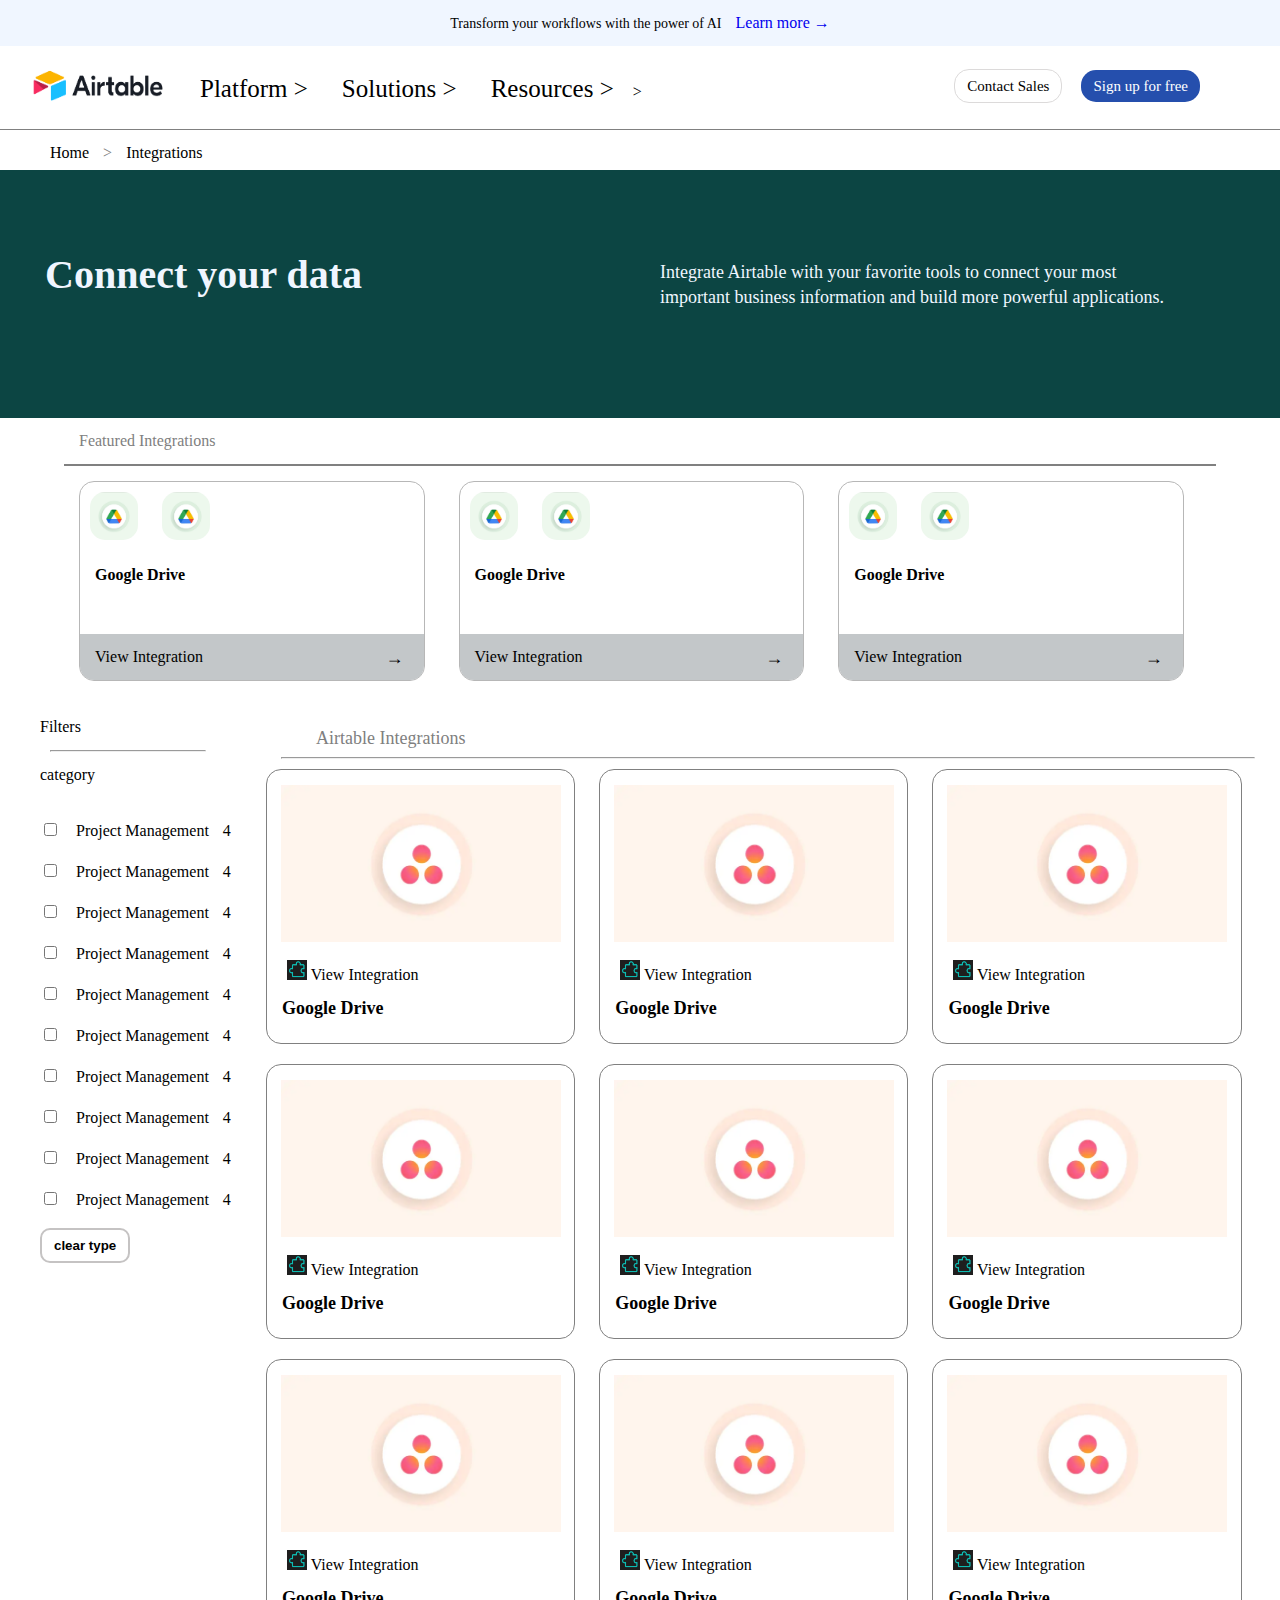
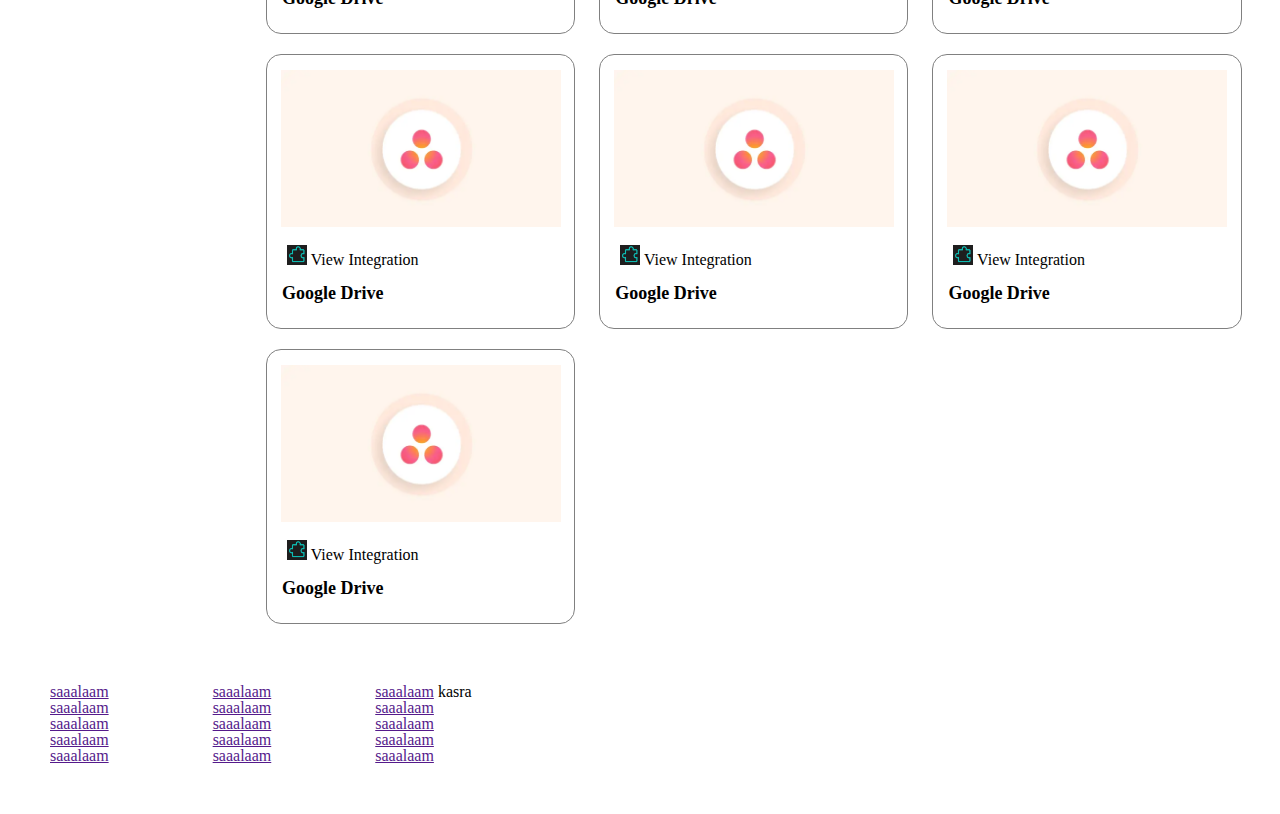
<file: index.html>
<!DOCTYPE html>
<html lang="en">

<head>
    <meta charset="UTF-8">
    <meta name="viewport" content="width=device-width, initial-scale=1.0">
    <title>Document</title>
    <link rel="stylesheet" href="style.css">
</head>

<body>
    <header id="header">
        <span>Transform your workflows with the power of AI</span>
        <a href="#">Learn more &#8594</a>
    </header>
    <nav id="menue">
        <div class="logo"><img src="images/logo.png" alt=""></div>
        <ul>
            <li><a href="#">Platform ></a></li>
            <li><a href="#">Solutions ></a></li>
            <li><a href="#">Resources ></a></li>
            >
        </ul>
        <div class="btns-header">
            <a href="#" class=" btn sales-btn">Contact Sales</a>
            <a href="#" class=" btn sing-up">Sign up for free</a>
        </div>
    </nav>
    <section id="banner">
        <div class="bannerHeader">
            <ul>
                <li><a href="#">Home</a></li>
                <span> &gt;</span>
                <li><a href="#">Integrations</a></li>
            </ul>
        </div>
        <div class="mainBanner">
            <div class="text">
                <p>Integrate Airtable with your favorite tools to connect your
                    most important business information and build more powerful
                    applications.</p>
            </div>
            <div class="title">
                <h2>Connect your data</h2>
            </div>
        </div>
    </section>
    <section id="features">
        <div class="title">
            <span>Featured Integrations</span>
        </div>

        <div class="features-frame">
            <div class="future-item">
                <div class="images">
                    <img src="images/drive.png" alt="">
                    <img src="images/drive.png" alt="">
                    <span>Google Drive</span>
                </div>
                <div class="footer">
                    <span class="text">View Integration</span>
                    <span class="pointer">&#8594</span>
                </div>

            </div>
            <div class="future-item">
                <div class="images">
                    <img src="images/drive.png" alt="">
                    <img src="images/drive.png" alt="">
                    <span>Google Drive</span>
                </div>
                <div class="footer">
                    <span class="text">View Integration</span>
                    <span class="pointer">&#8594</span>
                </div>

            </div>
            <div class="future-item">
                <div class="images">
                    <img src="images/drive.png" alt="">
                    <img src="images/drive.png" alt="">
                    <span>Google Drive</span>
                </div>
                <div class="footer">
                    <span class="text">View Integration</span>
                    <span class="pointer">&#8594</span>
                </div>

            </div>

        </div>
    </section>
    <aside id="sidebar">
        <div class="sidebar-title">
            Filters
        </div>
        <hr class="sidebar-line">
        <div class="sidebar-checkbtn">
            <span class="category-title">category</span>
            <form action="#">
                <input class="check-input" type="checkbox" name="" id="Management">
                <label for="Management">Project Management</label>
                <span>4</span>
                <br>

                <input class="check-input" type="checkbox" name="" id="Management">
                <label for="Management">Project Management</label>
                <span>4</span>
                <br>

                <input class="check-input" type="checkbox" name="" id="Management">
                <label for="Management">Project Management</label>
                <span>4</span>
                <br>

                <input class="check-input" type="checkbox" name="" id="Management">
                <label for="Management">Project Management</label>
                <span>4</span>
                <br>
                <input class="check-input" type="checkbox" name="" id="Management">
                <label for="Management">Project Management</label>
                <span>4</span>
                <br>
                <input class="check-input" type="checkbox" name="" id="Management">
                <label for="Management">Project Management</label>
                <span>4</span>
                <br>
                <input class="check-input" type="checkbox" name="" id="Management">
                <label for="Management">Project Management</label>
                <span>4</span>
                <br>
                <input class="check-input" type="checkbox" name="" id="Management">
                <label for="Management">Project Management</label>
                <span>4</span>
                <br>
                <input class="check-input" type="checkbox" name="" id="Management">
                <label for="Management">Project Management</label>
                <span>4</span>
                <br>
                <input class="check-input" type="checkbox" name="" id="Management">
                <label for="Management">Project Management</label>
                <span>4</span>
                <br>
                <input class="sub-btn" type="submit" value="clear type">
            </form>
        </div>
    </aside>
    <section id="airtable">
        <div class="post-title">
            Airtable Integrations
        </div>
        <hr class="post-line">
        <article>
            <div class="post-item">
                <div class="images">
                    <img src="images/post.png" alt="">
                    <br>
                </div>
                <div class="info">
                    <div class="post-info">
                        <img src="images/icon.png" alt="">
                        <span class="text">View Integration</span>
                    </div>
                    <br>
                    <span class="post-name">Google Drive</span>
                </div>
            </div>
        </article>
        <article>
            <div class="post-item">
                <div class="images">
                    <img src="images/post.png" alt="">
                    <br>
                </div>
                <div class="info">
                    <div class="post-info">
                        <img src="images/icon.png" alt="">
                        <span class="text">View Integration</span>
                    </div>
                    <br>
                    <span class="post-name">Google Drive</span>
                </div>
            </div>
        </article>
        <article>
            <div class="post-item">
                <div class="images">
                    <img src="images/post.png" alt="">
                    <br>
                </div>
                <div class="info">
                    <div class="post-info">
                        <img src="images/icon.png" alt="">
                        <span class="text">View Integration</span>
                    </div>
                    <br>
                    <span class="post-name">Google Drive</span>
                </div>
            </div>
        </article>
        <article>
            <div class="post-item">
                <div class="images">
                    <img src="images/post.png" alt="">
                    <br>
                </div>
                <div class="info">
                    <div class="post-info">
                        <img src="images/icon.png" alt="">
                        <span class="text">View Integration</span>
                    </div>
                    <br>
                    <span class="post-name">Google Drive</span>
                </div>
            </div>
        </article>
        <article>
            <div class="post-item">
                <div class="images">
                    <img src="images/post.png" alt="">
                    <br>
                </div>
                <div class="info">
                    <div class="post-info">
                        <img src="images/icon.png" alt="">
                        <span class="text">View Integration</span>
                    </div>
                    <br>
                    <span class="post-name">Google Drive</span>
                </div>
            </div>
        </article>
        <article>
            <div class="post-item">
                <div class="images">
                    <img src="images/post.png" alt="">
                    <br>
                </div>
                <div class="info">
                    <div class="post-info">
                        <img src="images/icon.png" alt="">
                        <span class="text">View Integration</span>
                    </div>
                    <br>
                    <span class="post-name">Google Drive</span>
                </div>
            </div>
        </article>
        <article>
            <div class="post-item">
                <div class="images">
                    <img src="images/post.png" alt="">
                    <br>
                </div>
                <div class="info">
                    <div class="post-info">
                        <img src="images/icon.png" alt="">
                        <span class="text">View Integration</span>
                    </div>
                    <br>
                    <span class="post-name">Google Drive</span>
                </div>
            </div>
        </article>
        <article>
            <div class="post-item">
                <div class="images">
                    <img src="images/post.png" alt="">
                    <br>
                </div>
                <div class="info">
                    <div class="post-info">
                        <img src="images/icon.png" alt="">
                        <span class="text">View Integration</span>
                    </div>
                    <br>
                    <span class="post-name">Google Drive</span>
                </div>
            </div>
        </article>
        <article>
            <div class="post-item">
                <div class="images">
                    <img src="images/post.png" alt="">
                    <br>
                </div>
                <div class="info">
                    <div class="post-info">
                        <img src="images/icon.png" alt="">
                        <span class="text">View Integration</span>
                    </div>
                    <br>
                    <span class="post-name">Google Drive</span>
                </div>
            </div>
        </article>
        <article>
            <div class="post-item">
                <div class="images">
                    <img src="images/post.png" alt="">
                    <br>
                </div>
                <div class="info">
                    <div class="post-info">
                        <img src="images/icon.png" alt="">
                        <span class="text">View Integration</span>
                    </div>
                    <br>
                    <span class="post-name">Google Drive</span>
                </div>
            </div>
        </article>
        <article>
            <div class="post-item">
                <div class="images">
                    <img src="images/post.png" alt="">
                    <br>
                </div>
                <div class="info">
                    <div class="post-info">
                        <img src="images/icon.png" alt="">
                        <span class="text">View Integration</span>
                    </div>
                    <br>
                    <span class="post-name">Google Drive</span>
                </div>
            </div>
        </article>
        <article>
            <div class="post-item">
                <div class="images">
                    <img src="images/post.png" alt="">
                    <br>
                </div>
                <div class="info">
                    <div class="post-info">
                        <img src="images/icon.png" alt="">
                        <span class="text">View Integration</span>
                    </div>
                    <br>
                    <span class="post-name">Google Drive</span>
                </div>
            </div>
        </article>
        <article>
            <div class="post-item">
                <div class="images">
                    <img src="images/post.png" alt="">
                    <br>
                </div>
                <div class="info">
                    <div class="post-info">
                        <img src="images/icon.png" alt="">
                        <span class="text">View Integration</span>
                    </div>
                    <br>
                    <span class="post-name">Google Drive</span>
                </div>
            </div>
        </article>

    </section>
    <div class="clearfix"></div>
    <footer id="footer">
        <ul>
            <li><a href="">saaalaam</a></li>
            <li><a href="">saaalaam</a></li>
            <li><a href="">saaalaam</a></li>
            <li><a href="">saaalaam</a></li>
            <li><a href="">saaalaam</a></li>
        </ul>
        <ul>
            <li><a href="">saaalaam</a></li>
            <li><a href="">saaalaam</a></li>
            <li><a href="">saaalaam</a></li>
            <li><a href="">saaalaam</a></li>
            <li><a href="">saaalaam</a></li>
        </ul>
        <ul>
            <li><a href="">saaalaam</a> <span>kasra</span></li>
            <li><a href="">saaalaam</a></li>
            <li><a href="">saaalaam</a></li>
            <li><a href="">saaalaam</a></li>
            <li><a href="">saaalaam</a></li>
        </ul>
    </footer>
</body>

</html>
</file>
<file: style.css>
/* general */
@import url(reset.css);

.clearfix{
    clear: both;
}
/* header */
#header{
    text-align: center;
    background-color: #F0F6FF;
    padding: 15px;
}
#header span{
    margin-right: 10px;
    font-size: 14px;
}
#header a{
    text-decoration: none;
}

/* navigation */
#menue{
position: relative;
display: flex;


}

#menue .logo img{
    width: 150px;
    height: 80px;
    margin-left: 25px;
}
#menue ul{
    margin-top: 30px;
    margin-left: 10px;

}
#menue ul li{
    display: inline-block;  
    padding: 0 15px;
}
#menue ul li a{
    text-decoration: none;
    color: black;
    font-size: 25px;
}
#menue .btns-header{
    position: absolute;
    right: 80px;
    bottom: 35px;
}

#menue .btns-header .btn{
    font-size: 15px;
    padding: 8px 12px;
    margin-left: 15px;
    border-radius: 15px;
    text-decoration: none;
}
#menue .btns-header .sales-btn{
    color: black;
    border: 1px solid rgb(220, 218, 218);
}
#menue .btns-header .sing-up{
    color: white;
    background-color: #254FAD;
}

/* banner */
#banner{
    position: relative;
}
#banner .bannerHeader{
    display: block;
    padding: 15px;
    border-top: 1px solid gray;
    margin-bottom: 10px;
}
#banner .bannerHeader ul{
    position: absolute;
    left: 50px;
    
}
#banner .bannerHeader ul li {
    display: inline-block;
}
#banner .bannerHeader ul li a{
    text-decoration: none;
    color: black;

}
#banner .bannerHeader ul span{
    color: gray;
    margin-right:10px;
    margin-left: 10px;
}
#banner .mainBanner{
    margin-top: 2px;
    width:100%;
    height: 248px;
    background-color: #0C4543;
}
#banner .mainBanner .text{
    position: absolute;
    right: 110px;
    bottom:85px;
    width: 510px;
    height: 73px;    
}
#banner .mainBanner .text p{
    color: #F0F6FF;
    font-size: 18px;
    line-height: 25px;
}
#banner .mainBanner .title{
    /* position: absolute; */
    float: left;
    margin-top: 85px;
    margin-left: 45px;
    /* left: 50px;
    bottom: 100px; */
}
#banner .mainBanner .title h2{
    color: #F0F6FF;
    font-size: 40px;
    font-weight: bold;
}

/* features */
#features{
    width: 90%;
    margin: auto;
}
#features .title{
    padding: 15px;
    color: gray;
    /* width: 90%;
    margin: auto; */
    border-bottom: 2px gray solid;
}
/* #features .features-frame{
    background-color: red;
} */

#features .future-item{
    margin: 15px;

    width: 30%;
    height: 200px;
    border-radius: 15px;
    border: 1px solid rgb(183, 183, 183);
    display: inline-block;
    position: relative;
    box-sizing: border-box;
    overflow: hidden;

}

#features .future-item .images img{
    border-radius: 15px;
    width: 48px;
    height: 48px;
    margin: 10px;
    
    
}
#features .future-item .images span{
    position: absolute;
    left: 15px;
    top: 70px;
    font-weight: bold;
    font-size: medium;
    margin-top: 15px;
}
#features .future-item .footer{
    position: absolute;
    padding: 15px;
    width: 100%;
    bottom: 0px;
    left: 0px;
    background-color: #c3c7c9;
}
#features .future-item .footer .pointer{
    position: absolute;
    right: 50px;  
    font-size: 18px;  
}

/* sidebar */
#sidebar{
    width: 20%;
    margin: auto;
    box-sizing: border-box;
    float: left;
    /* margin-left: 80px; */
    margin-top: 20px;
    overflow: hidden;
    /* background-color: red; */
    
}
#sidebar .sidebar-line{
    width: 60%;
    margin: auto;
        

}
#sidebar .sidebar-title{
    margin-left: 10px;
    margin-bottom: 15px;
    font-size: medium;
    margin-left: 40px;
}

#sidebar .sidebar-checkbtn{
    margin-top: 15px;
    margin-left: 40px;
}
#sidebar .sidebar-checkbtn .category-title{

}
#sidebar .sidebar-checkbtn form {

    margin-top: 15px;
}
#sidebar .sidebar-checkbtn form .check-input{
    margin-top: 25px;
    margin-right: 15px;
    border-radius: 20px;
}
#sidebar .sidebar-checkbtn form span{
    margin-left: 10px;
}
#sidebar .sidebar-checkbtn form .sub-btn{
    margin-top: 20px;
    padding: 8px 12px;
    color: black;
    background-color: #fff;
    border: 2px solid rgb(197, 195, 195);
    border-radius: 10px;
    font-weight: bold;
}
/* posts */
#airtable{
    width: 80%;
    float: right;
    box-sizing: border-box;
    margin: auto;
    margin-top: 20px;
    
}
#airtable .post-title{
    font-size: 18px;
    color: gray;
    margin: 10px;
    margin-left: 60px;
}
#airtable .post-line{
    width: 95%;
    margin: auto;

}
#airtable article {
    width: 30%;
    height: 273px;
    display: inline-block;
    margin: 10px;
    border-radius: 15px;
    border: 1px solid gray;
}
#airtable article .images{
    width: 100%;
    /* margin: auto; */
    text-align: center;
    margin-top: 15px;
    
}
#airtable article img{
    width: 280px;
    height: 157px;
}
#airtable article .info img{
    width: 20px;
    height: 20px;
}
#airtable article .info .post-info{
    margin-left: 20px;
    margin-top: 15px;
}
#airtable article .info .post-name{
    margin: 15px;
    font-size: 18px;
    font-weight: bold;
}

/* footer */
#footer ul {
    display: inline-block;
    margin: 50px;
}
</file>
